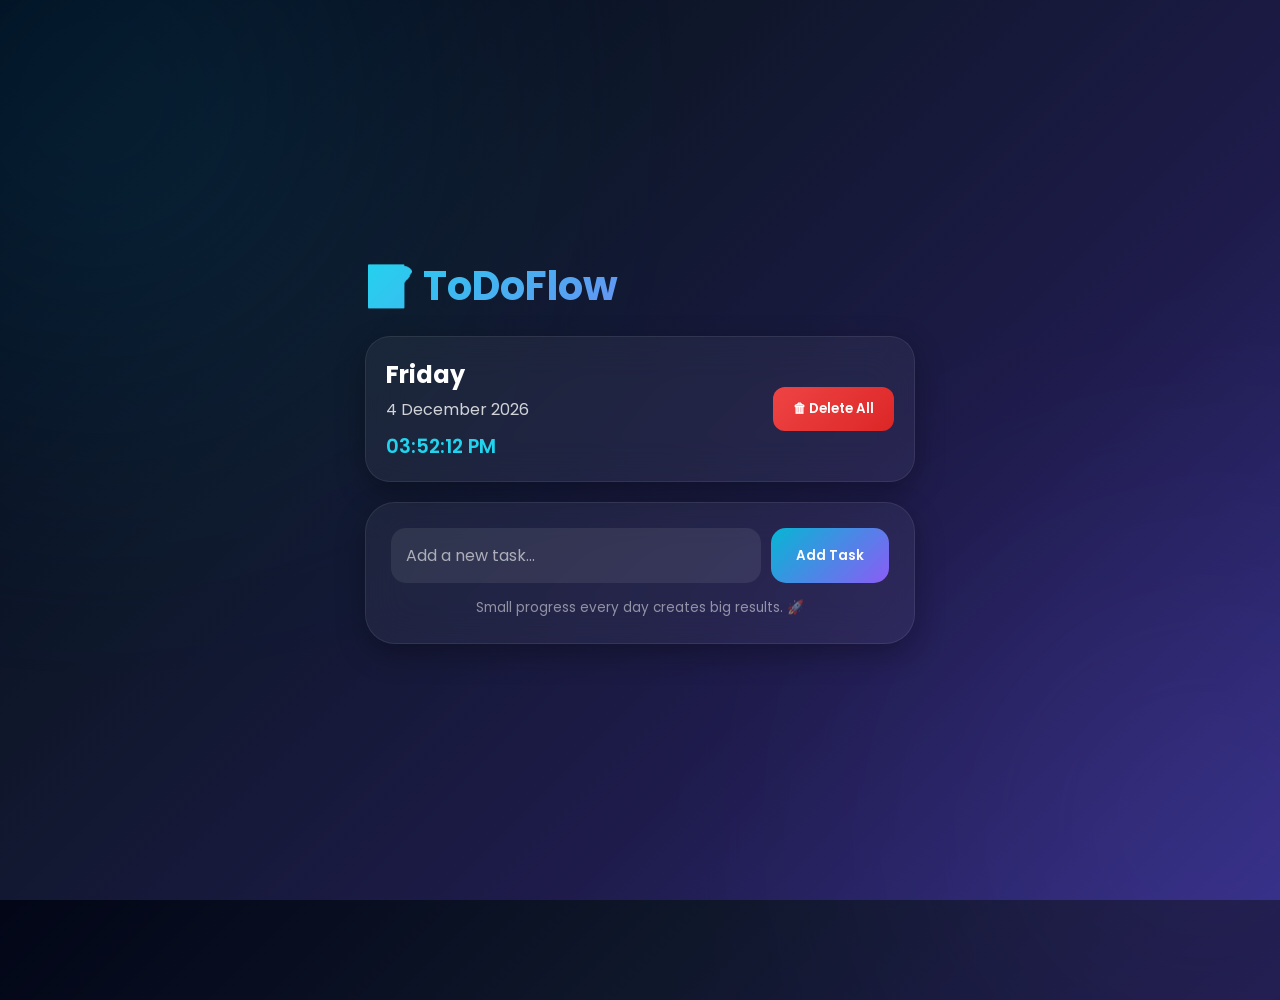
<file: TodoApp/index.html>
<!DOCTYPE html>
<html lang="en">
<head>
<meta charset="UTF-8">
<meta name="viewport" content="width=device-width, initial-scale=1.0">
<title>📝 ToDo App</title>

<link href="https://fonts.googleapis.com/css2?family=Poppins:wght@300;400;500;600;700&display=swap" rel="stylesheet">
<link rel="stylesheet" href="style.css">
</head>
<body>

<div class="container">

    <div class="header">

        <h1 class="logo"><span>📝</span> ToDoFlow</h1>

        <div class="date-box">

    <div>
        <h2 id="day">Monday</h2>
        <p id="date">1 January 2026</p>
        <span id="time">12:00 PM</span>
    </div>

    <button class="delete-all-btn" onclick="ClearAll()">
        🗑 Delete All
    </button>

</div>

    </div>

    <div class="todo-card">

        <div class="input-box">
            <form onsubmit="ToDoApp(event)">
                <input type="text" placeholder="Add a new task..." id="Todo-Input" required>
                <button>Add Task</button>
            </form>
        </div>

        <ul class="tasks" id="Todo-result">
        </ul>

        <div class="footer">
            Small progress every day creates big results. 🚀
        </div>

    </div>

</div>

      <script src="./script.js"></script>

</body>
</html>
</file>
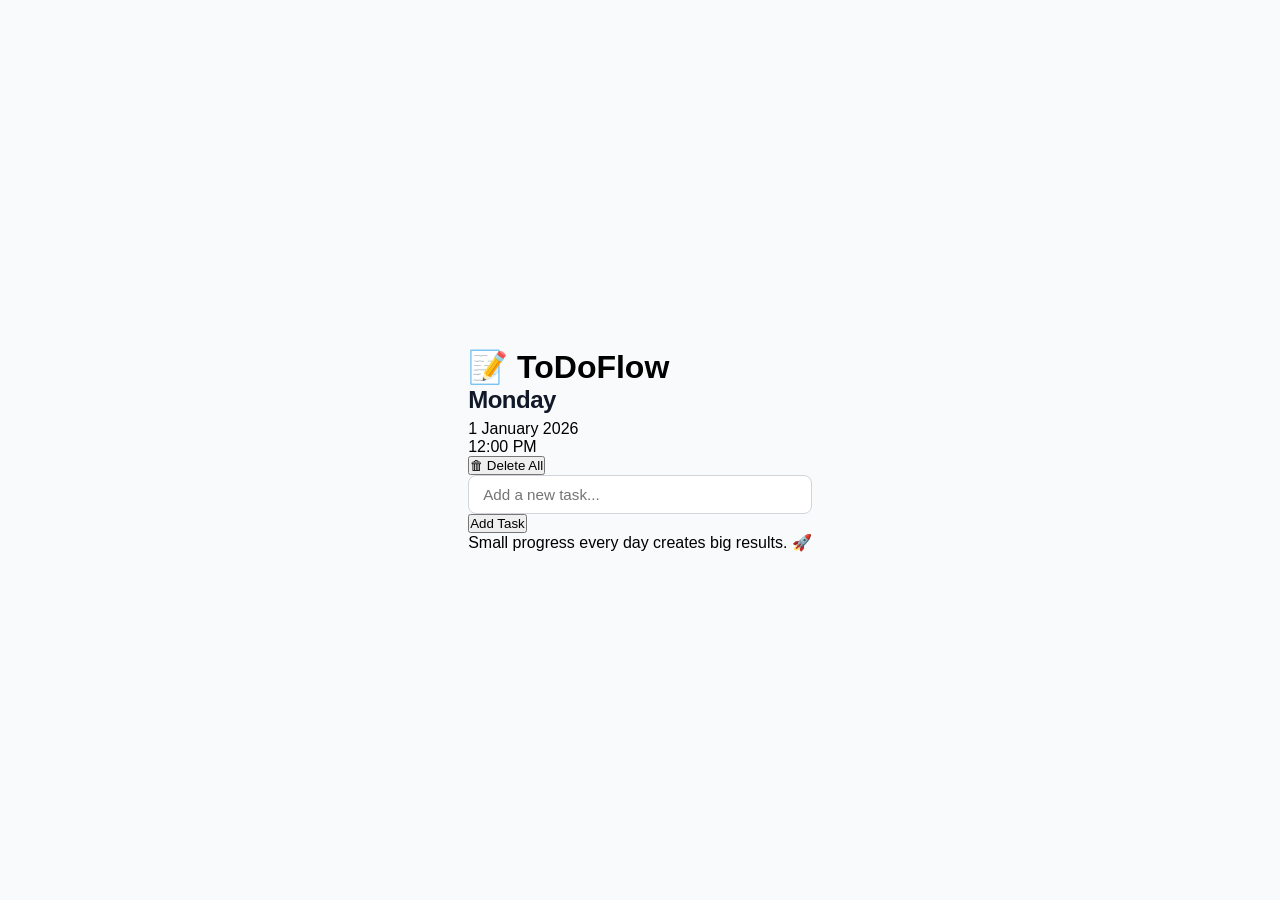
<file: todo.html>
<!DOCTYPE html>
<html lang="en">
<head>
<meta charset="UTF-8">
<meta name="viewport" content="width=device-width, initial-scale=1.0">
<title>📝 ToDo App</title>

<link href="https://fonts.googleapis.com/css2?family=Poppins:wght@300;400;500;600;700&display=swap" rel="stylesheet">
<link rel="stylesheet" href="style.css">
</head>
<body>

<div class="container">

    <div class="header">

        <h1 class="logo"><span>📝</span> ToDoFlow</h1>

        <div class="date-box">

    <div>
        <h2 id="day">Monday</h2>
        <p id="date">1 January 2026</p>
        <span id="time">12:00 PM</span>
    </div>

    <button class="delete-all-btn" onclick="ClearAll()">
        🗑 Delete All
    </button>

</div>

    </div>

    <div class="todo-card">

        <div class="input-box">
            <form onsubmit="ToDoApp(event)">
                <input type="text" placeholder="Add a new task..." id="Todo-Input" required>
                <button>Add Task</button>
            </form>
        </div>

        <ul class="tasks" id="Todo-result">
        </ul>

        <div class="footer">
            Small progress every day creates big results. 🚀
        </div>

    </div>

</div>

      <script src="./script.js"></script>

</body>
</html>
</file>
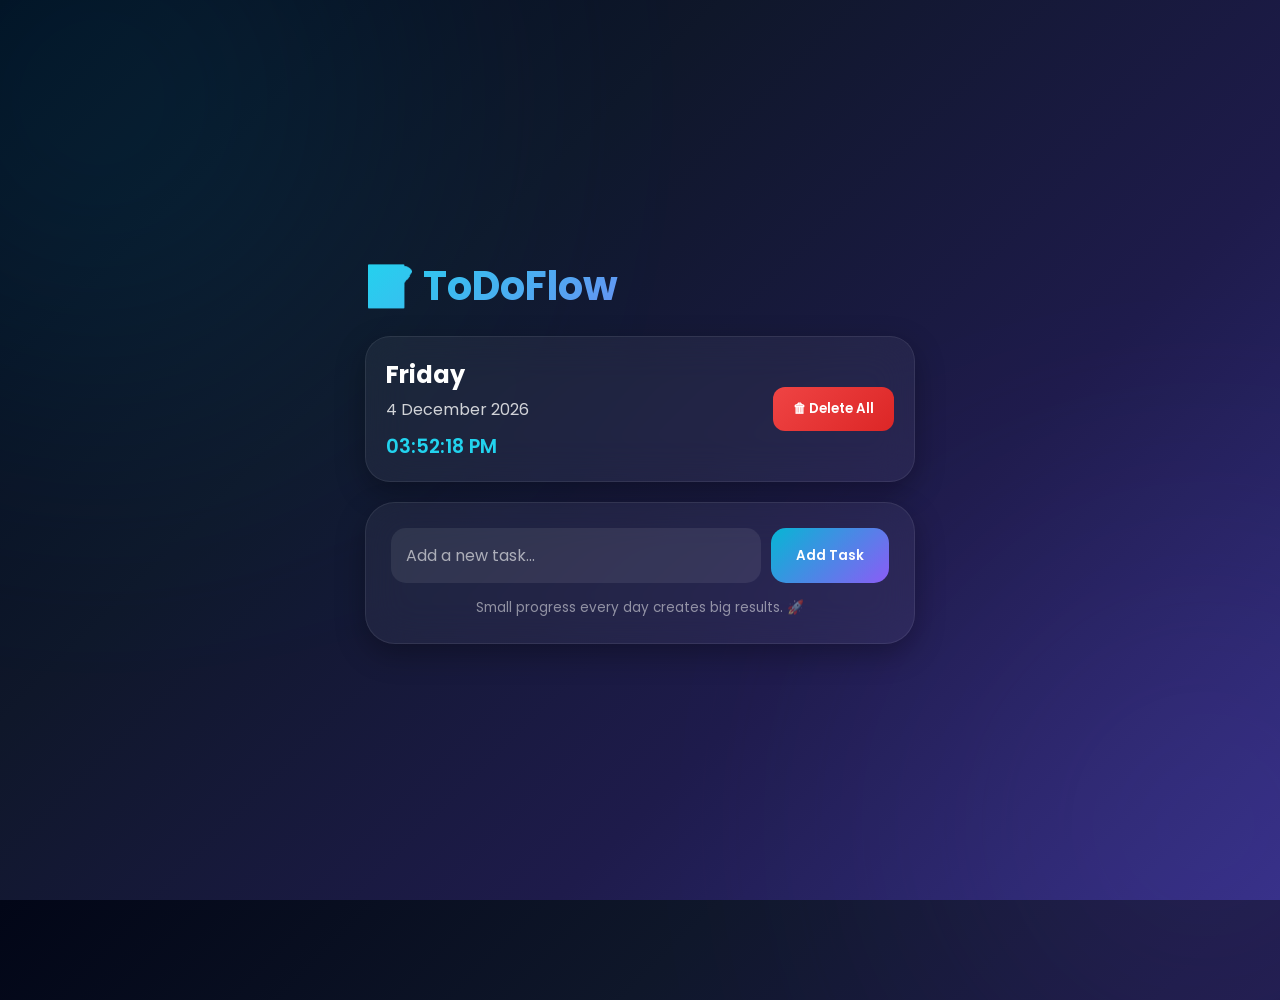
<file: TodoApp/todo.html>
<!DOCTYPE html>
<html lang="en">
<head>
<meta charset="UTF-8">
<meta name="viewport" content="width=device-width, initial-scale=1.0">
<title>📝 ToDo App</title>

<link href="https://fonts.googleapis.com/css2?family=Poppins:wght@300;400;500;600;700&display=swap" rel="stylesheet">
<link rel="stylesheet" href="todo.css">
</head>
<body>

<div class="container">

    <div class="header">

        <h1 class="logo"><span>📝</span> ToDoFlow</h1>

        <div class="date-box">

    <div>
        <h2 id="day">Monday</h2>
        <p id="date">1 January 2026</p>
        <span id="time">12:00 PM</span>
    </div>

    <button class="delete-all-btn" onclick="ClearAll()">
        🗑 Delete All
    </button>

</div>

    </div>

    <div class="todo-card">

        <div class="input-box">
            <form onsubmit="ToDoApp(event)">
                <input type="text" placeholder="Add a new task..." id="Todo-Input" required>
                <button>Add Task</button>
            </form>
        </div>

        <ul class="tasks" id="Todo-result">
        </ul>

        <div class="footer">
            Small progress every day creates big results. 🚀
        </div>

    </div>

</div>

      <script src="./todo.js"></script>

</body>
</html>
</file>
<file: TodoApp/style.css>
*{
    margin:0;
    padding:0;
    box-sizing:border-box;
    font-family:'Poppins',sans-serif;
}

body{
    min-height:100vh;
    display:flex;
    justify-content:center;
    align-items:center;
    padding:20px;
    background:linear-gradient(
        135deg,
        #020617,
        #0f172a,
        #1e1b4b,
        #312e81
    );
    overflow:scroll;
    overflow-x:hidden;
    overflow-y:auto;
}

body::before{
    content:"";
    position:absolute;
    width:400px;
    height:400px;
    background:#06b6d4;
    border-radius:50%;
    filter:blur(180px);
    top:-100px;
    left:-100px;
    opacity:.3;
}

body::after{
    content:"";
    position:absolute;
    width:350px;
    height:350px;
    background:#8b5cf6;
    border-radius:50%;
    filter:blur(180px);
    bottom:-100px;
    right:-100px;
    opacity:.3;
}

.container{
    width:100%;
    max-width:550px;
    position:relative;
    z-index:1;
}

.header{
    margin-bottom:20px;
}

.logo{
    font-size:2.5rem;
    font-weight:700;
    margin-bottom:20px;
    background:linear-gradient(
        135deg,
        #22d3ee,
        #a855f7
    );
    -webkit-background-clip:text;
    -webkit-text-fill-color:transparent;
}

.date-box{
    padding:20px;
    border-radius:25px;
    background:rgba(255,255,255,.05);
    backdrop-filter:blur(20px);
    border:1px solid rgba(255,255,255,.08);
    color:white;
    box-shadow:0 10px 30px rgba(0,0,0,.3);
    display:flex;
    justify-content:space-between;
    align-items:center;
    gap:20px;
}

.date-box h2{
    font-size:1.5rem;
}

.date-box p{
    margin-top:5px;
    opacity:.8;
}

.date-box span{
    display:block;
    margin-top:10px;
    font-size:1.2rem;
    color:#22d3ee;
    font-weight:600;
}

.todo-card{
    margin-top:20px;
    padding:25px;
    border-radius:30px;
    background:rgba(255,255,255,.05);
    backdrop-filter:blur(20px);
    border:1px solid rgba(255,255,255,.08);
    box-shadow:0 10px 30px rgba(0,0,0,.3);
}

.input-box form{
    display:flex;
    width:100%;
    gap:10px;
}

.input-box input{
    flex:1;
    padding:15px;
    border:none;
    outline:none;
    border-radius:15px;
    background:rgba(255,255,255,.08);
    color:white;
    font-size:1rem;
}

.input-box input::placeholder{
    color:rgba(255,255,255,.6);
}

.input-box button{
    border:none;
    padding:15px 25px;
    border-radius:15px;
    cursor:pointer;
    font-weight:600;
    color:white;
    background:linear-gradient(
        135deg,
        #06b6d4,
        #8b5cf6
    );
    transition:.3s;
}

.input-box button:hover{
    transform:translateY(-3px);
    box-shadow:0 0 25px rgba(139,92,246,.5);
}

.tasks{
    list-style:none;
}

.tasks li{
    display:flex;
    justify-content:space-between;
    align-items:center;
    padding:16px;
    margin-bottom:12px;
    border-radius:15px;
    background:rgba(255,255,255,.05);
    color:white;
}

.tasks li:hover{
    transform:translateX(8px);
    background:rgba(255,255,255,.1);
}

.tasks input{
    width:20px;
    height:20px;
    accent-color:#22d3ee;
}

.tasks span{
    flex:1;
}

.badge{
    padding:5px 10px;
    border-radius:20px;
    font-size:.75rem;
    background:rgba(34,211,238,.15);
    color:#22d3ee;
}

.footer{
    text-align:center;
    color:rgba(255,255,255,.5);
    margin-top:15px;
    font-size:.85rem;
}

/* ========== Tablet ========== */

@media (max-width:900px){

    body{
        padding:18px;
    }

    .container{
        max-width:700px;
    }

}

/* ========== Mobile ========== */

@media (max-width:768px){

    .logo{
        font-size:2rem;
        text-align:center;
    }

    .date-box{
        flex-direction:column;
        align-items:flex-start;
        gap:15px;
    }

    .delete-all-btn{
        width:100%;
        min-width:100%;
    }


    .input-box form{
        flex-direction:column;
    }


    .input-box input,
    .input-box button{
        width:100%;
    }

    .todo-card{
        padding:20px;
    }

    .tasks li{
        padding:14px;
        gap:12px;
    }

}

/* ========== Small Phones ========== */

@media (max-width:480px){

    body{
        padding:12px;
    }

    .container{
        max-width:100%;
    }

    .logo{
        font-size:1.7rem;
    }

    .date-box{
        padding:18px;
    }

    .date-box h2{
        font-size:1.25rem;
    }

    .date-box p{
        font-size:.9rem;
    }

    .date-box span{
        font-size:1rem;
    }

    .todo-card{
        padding:16px;
        border-radius:22px;
    }

    .tasks li{
        flex-wrap:wrap;
        gap:10px;
    }

    .tasks span{
        width:100%;
    }

    .badge{
        margin-left:35px;
    }

    .task-delete{
        margin-left:auto;
    }

}
.task-delete{

    width:38px;
    height:38px;

    border:none;
    border-radius:10px;

    cursor:pointer;

    background:rgba(239,68,68,.15);

    color:#ef4444;

    font-size:1rem;

    transition:.3s;

    display:flex;
    justify-content:center;
    align-items:center;

}

.task-delete:hover{

    background:#ef4444;

    color:white;

    transform:scale(1.08);

    box-shadow:0 0 18px rgba(239,68,68,.5);

}

.delete-all-btn{
    padding:12px 20px;
    border:none;
    border-radius:12px;
    cursor:pointer;
    background:linear-gradient(135deg,#ef4444,#dc2626);
    color:#fff;
    font-weight:600;
    transition:.3s;
}

.delete-all-btn:hover{
    transform:translateY(-2px);
    box-shadow:0 0 18px rgba(239,68,68,.5);
}
.task-content{
    display:flex;
    align-items:center;
    gap:15px;
    flex:1;
}

.task-delete{
    margin-left:auto;
}
</file>
<file: style.css>
:root {
    --bg-color: #f9fafb;
    --card-bg: #ffffff;
    --text-main: #111827;
    --text-muted: #4b5563;
    --primary: #4f46e5;
    --primary-hover: #4338ca;
    --border: #d1d5db; /* Darkened for crisp visibility */
    --focus-ring: rgba(79, 70, 229, 0.15);
}

* {
    box-sizing: border-box;
    margin: 0;
    padding: 0;
    font-family: 'Inter', sans-serif;
}

body {
    background-color: var(--bg-color);
    display: flex;
    justify-content: center;
    align-items: center;
    min-height: 100vh;
    padding: 16px;
}

/* Auth Card Container */
.auth-container {
    background-color: var(--card-bg);
    width: 100%;
    max-width: 400px;
    padding: 32px 24px;
    border-radius: 12px;
    border: 1px solid #e5e7eb;
    box-shadow: 0 4px 6px -1px rgba(0, 0, 0, 0.05), 0 2px 4px -1px rgba(0, 0, 0, 0.03);
}

/* Headings & Texts */
h2 {
    color: var(--text-main);
    font-size: 1.5rem;
    font-weight: 700;
    margin-bottom: 6px;
    letter-spacing: -0.02em;
}

.subtitle {
    color: var(--text-muted);
    font-size: 0.875rem;
    margin-bottom: 24px;
}

/* Forms Layout */
.form-box {
    width: 100%;
    transition: opacity 0.2s ease;
}

.form-box.hidden {
    display: none;
    opacity: 0;
}

/* Input Fields */
.input-group {
    margin-bottom: 16px;
    text-align: left;
}

.label-wrapper {
    display: flex;
    justify-content: space-between;
    align-items: center;
}

label {
    display: block;
    font-size: 0.85rem;
    font-weight: 600;
    color: var(--text-main);
    margin-bottom: 6px;
}

input {
    width: 100%;
    padding: 10px 14px;
    border: 1px solid var(--border);
    border-radius: 8px;
    font-size: 0.95rem;
    color: var(--text-main);
    background-color: #ffffff;
    outline: none;
    transition: all 0.15s ease;
    -webkit-appearance: none; /* Fixes iOS shadow bugs */
}

input:focus {
    border-color: var(--primary);
    box-shadow: 0 0 0 4px var(--focus-ring);
}

/* Links & Buttons */
.forgot-link {
    font-size: 0.8rem;
    color: var(--primary);
    text-decoration: none;
    font-weight: 500;
}

.forgot-link:hover {
    text-decoration: underline;
}

.btn-primary {
    width: 100%;
    padding: 12px;
    background-color: var(--primary);
    color: white;
    border: none;
    border-radius: 8px;
    font-size: 0.95rem;
    font-weight: 600;
    cursor: pointer;
    transition: background-color 0.15s ease;
    margin-top: 8px;
}

.btn-primary:hover {
    background-color: var(--primary-hover);
}

/* Toggle Link Section */
.toggle-text {
    text-align: center;
    margin-top: 20px;
    font-size: 0.875rem;
    color: var(--text-muted);
}

.toggle-text span {
    color: var(--primary);
    font-weight: 600;
    cursor: pointer;
}

.toggle-text span:hover {
    text-decoration: underline;
}
</file>
<file: TodoApp/todo.css>
*{
    margin:0;
    padding:0;
    box-sizing:border-box;
    font-family:'Poppins',sans-serif;
}

body{
    min-height:100vh;
    display:flex;
    justify-content:center;
    align-items:center;
    padding:20px;
    background:linear-gradient(
        135deg,
        #020617,
        #0f172a,
        #1e1b4b,
        #312e81
    );
    overflow:scroll;
    overflow-x:hidden;
    overflow-y:auto;
}

body::before{
    content:"";
    position:absolute;
    width:400px;
    height:400px;
    background:#06b6d4;
    border-radius:50%;
    filter:blur(180px);
    top:-100px;
    left:-100px;
    opacity:.3;
}

body::after{
    content:"";
    position:absolute;
    width:350px;
    height:350px;
    background:#8b5cf6;
    border-radius:50%;
    filter:blur(180px);
    bottom:-100px;
    right:-100px;
    opacity:.3;
}

.container{
    width:100%;
    max-width:550px;
    position:relative;
    z-index:1;
}

.header{
    margin-bottom:20px;
}

.logo{
    font-size:2.5rem;
    font-weight:700;
    margin-bottom:20px;
    background:linear-gradient(
        135deg,
        #22d3ee,
        #a855f7
    );
    -webkit-background-clip:text;
    -webkit-text-fill-color:transparent;
}

.date-box{
    padding:20px;
    border-radius:25px;
    background:rgba(255,255,255,.05);
    backdrop-filter:blur(20px);
    border:1px solid rgba(255,255,255,.08);
    color:white;
    box-shadow:0 10px 30px rgba(0,0,0,.3);
    display:flex;
    justify-content:space-between;
    align-items:center;
    gap:20px;
}

.date-box h2{
    font-size:1.5rem;
}

.date-box p{
    margin-top:5px;
    opacity:.8;
}

.date-box span{
    display:block;
    margin-top:10px;
    font-size:1.2rem;
    color:#22d3ee;
    font-weight:600;
}

.todo-card{
    margin-top:20px;
    padding:25px;
    border-radius:30px;
    background:rgba(255,255,255,.05);
    backdrop-filter:blur(20px);
    border:1px solid rgba(255,255,255,.08);
    box-shadow:0 10px 30px rgba(0,0,0,.3);
}

.input-box form{
    display:flex;
    width:100%;
    gap:10px;
}

.input-box input{
    flex:1;
    padding:15px;
    border:none;
    outline:none;
    border-radius:15px;
    background:rgba(255,255,255,.08);
    color:white;
    font-size:1rem;
}

.input-box input::placeholder{
    color:rgba(255,255,255,.6);
}

.input-box button{
    border:none;
    padding:15px 25px;
    border-radius:15px;
    cursor:pointer;
    font-weight:600;
    color:white;
    background:linear-gradient(
        135deg,
        #06b6d4,
        #8b5cf6
    );
    transition:.3s;
}

.input-box button:hover{
    transform:translateY(-3px);
    box-shadow:0 0 25px rgba(139,92,246,.5);
}

.tasks{
    list-style:none;
}

.tasks li{
    display:flex;
    justify-content:space-between;
    align-items:center;
    padding:16px;
    margin-bottom:12px;
    border-radius:15px;
    background:rgba(255,255,255,.05);
    color:white;
}

.tasks li:hover{
    transform:translateX(8px);
    background:rgba(255,255,255,.1);
}

.tasks input{
    width:20px;
    height:20px;
    accent-color:#22d3ee;
}

.tasks span{
    flex:1;
}

.badge{
    padding:5px 10px;
    border-radius:20px;
    font-size:.75rem;
    background:rgba(34,211,238,.15);
    color:#22d3ee;
}

.footer{
    text-align:center;
    color:rgba(255,255,255,.5);
    margin-top:15px;
    font-size:.85rem;
}

/* ========== Tablet ========== */

@media (max-width:900px){

    body{
        padding:18px;
    }

    .container{
        max-width:700px;
    }

}

/* ========== Mobile ========== */

@media (max-width:768px){

    .logo{
        font-size:2rem;
        text-align:center;
    }

    .date-box{
        flex-direction:column;
        align-items:flex-start;
        gap:15px;
    }

    .delete-all-btn{
        width:100%;
        min-width:100%;
    }


    .input-box form{
        flex-direction:column;
    }


    .input-box input,
    .input-box button{
        width:100%;
    }

    .todo-card{
        padding:20px;
    }

    .tasks li{
        padding:14px;
        gap:12px;
    }

}

/* ========== Small Phones ========== */

@media (max-width:480px){

    body{
        padding:12px;
    }

    .container{
        max-width:100%;
    }

    .logo{
        font-size:1.7rem;
    }

    .date-box{
        padding:18px;
    }

    .date-box h2{
        font-size:1.25rem;
    }

    .date-box p{
        font-size:.9rem;
    }

    .date-box span{
        font-size:1rem;
    }

    .todo-card{
        padding:16px;
        border-radius:22px;
    }

    .tasks li{
        flex-wrap:wrap;
        gap:10px;
    }

    .tasks span{
        width:100%;
    }

    .badge{
        margin-left:35px;
    }

    .task-delete{
        margin-left:auto;
    }

}
.task-delete{

    width:38px;
    height:38px;

    border:none;
    border-radius:10px;

    cursor:pointer;

    background:rgba(239,68,68,.15);

    color:#ef4444;

    font-size:1rem;

    transition:.3s;

    display:flex;
    justify-content:center;
    align-items:center;

}

.task-delete:hover{

    background:#ef4444;

    color:white;

    transform:scale(1.08);

    box-shadow:0 0 18px rgba(239,68,68,.5);

}

.delete-all-btn{
    padding:12px 20px;
    border:none;
    border-radius:12px;
    cursor:pointer;
    background:linear-gradient(135deg,#ef4444,#dc2626);
    color:#fff;
    font-weight:600;
    transition:.3s;
}

.delete-all-btn:hover{
    transform:translateY(-2px);
    box-shadow:0 0 18px rgba(239,68,68,.5);
}
.task-content{
    display:flex;
    align-items:center;
    gap:15px;
    flex:1;
}

.task-delete{
    margin-left:auto;
}
</file>
